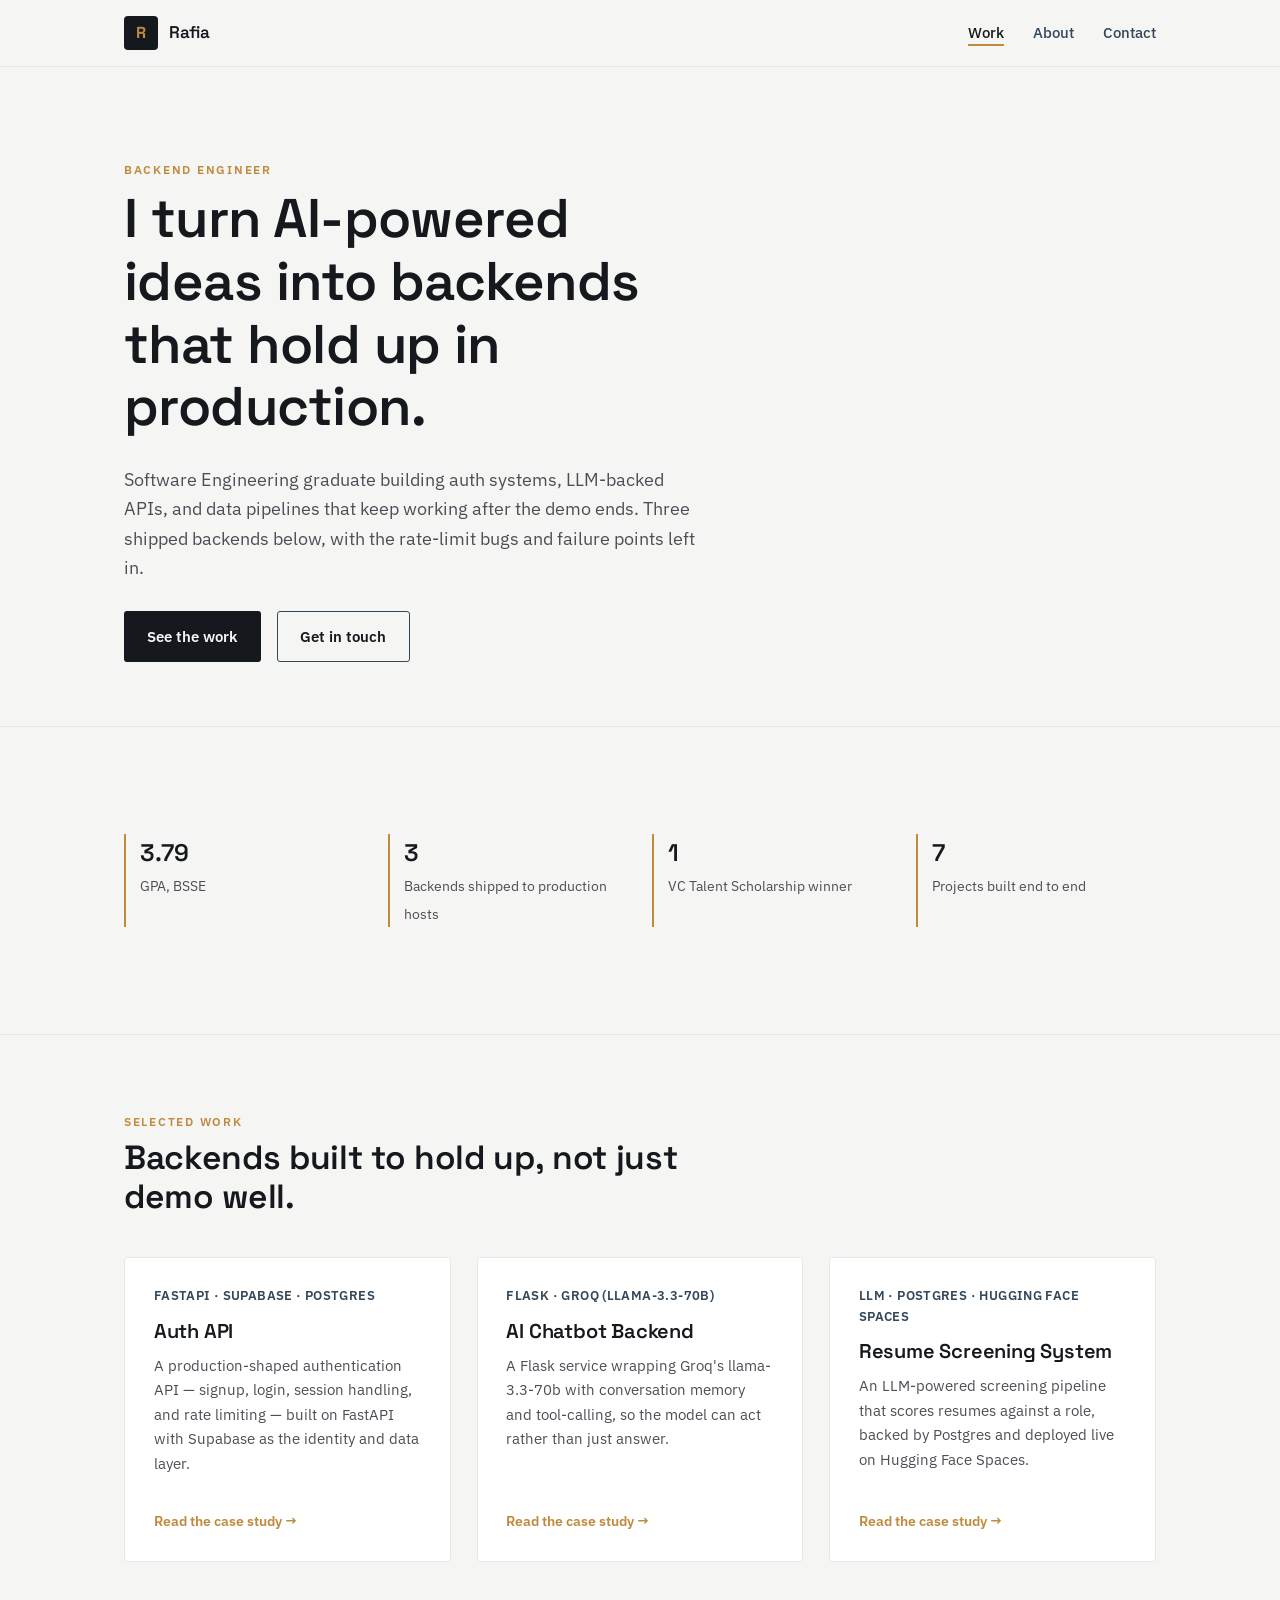
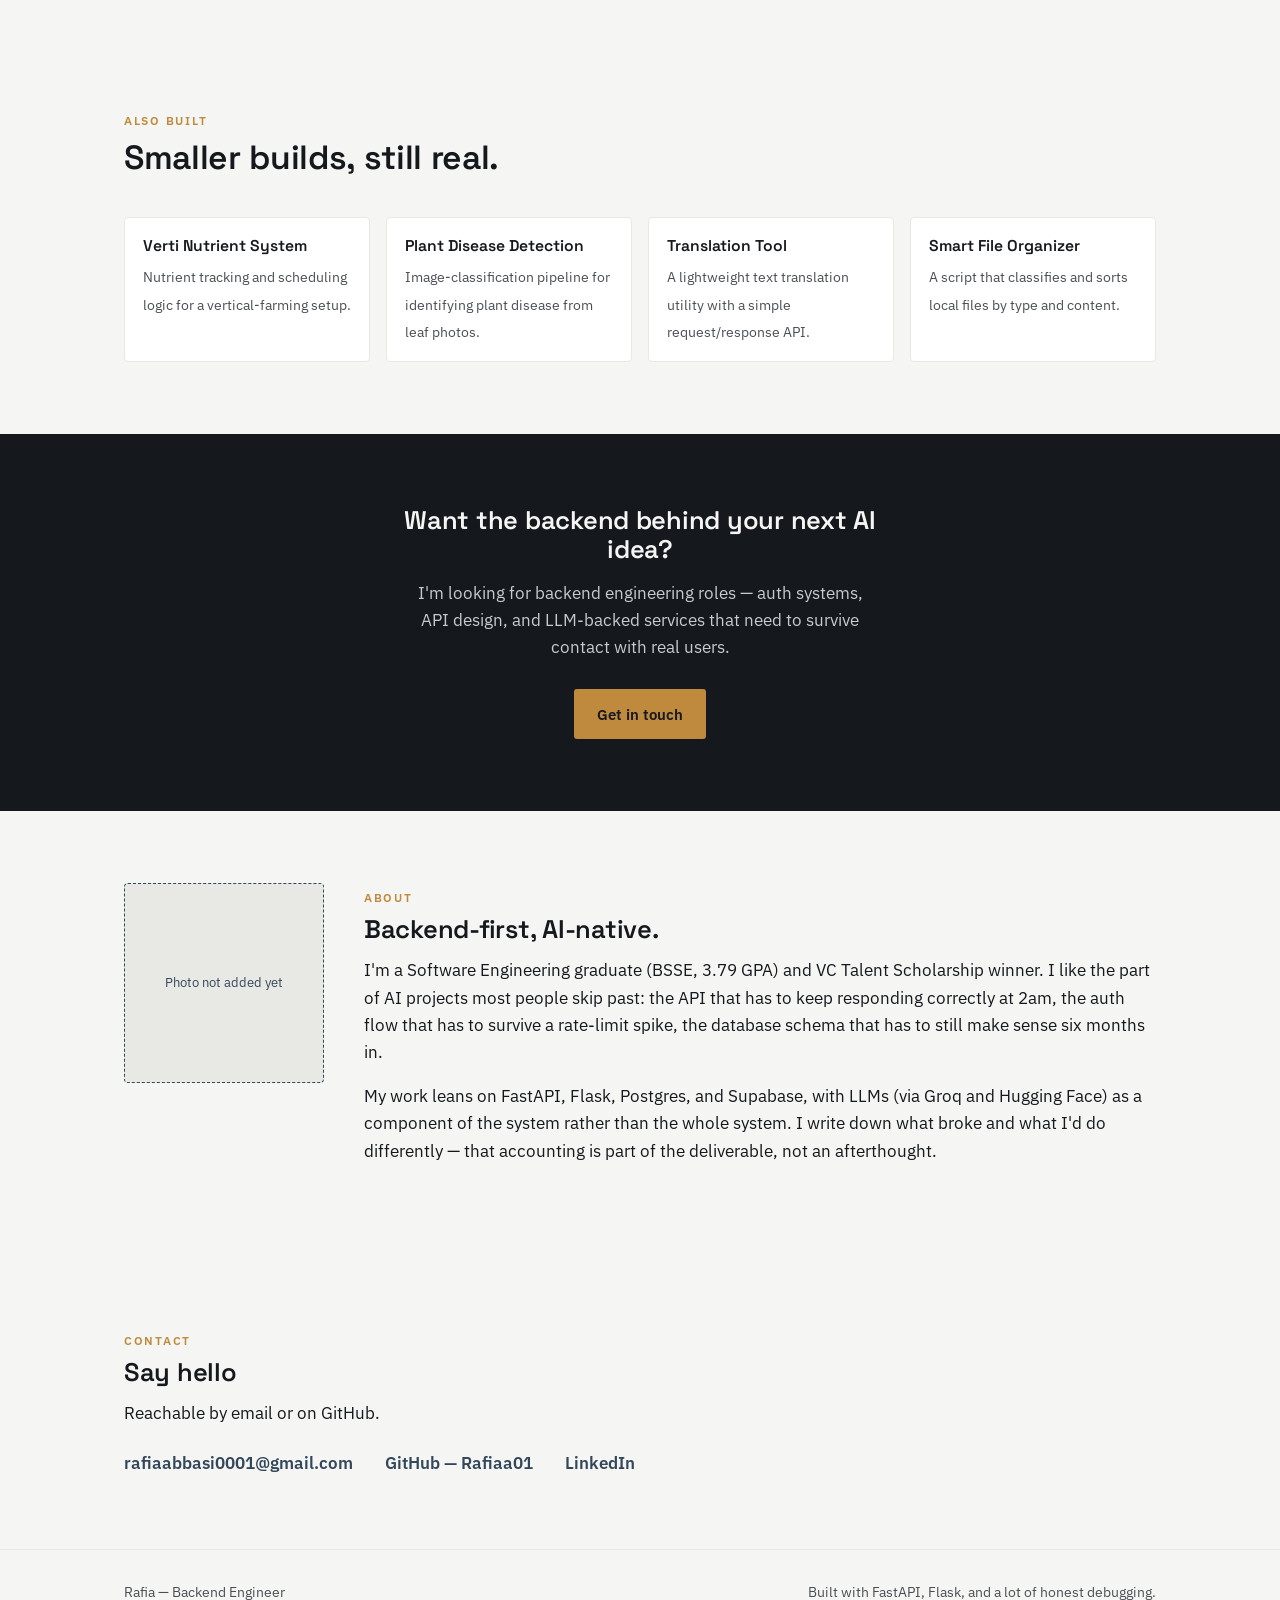
<file: index.html>
<!DOCTYPE html>
<html lang="en">
<head>
<meta charset="UTF-8">
<meta name="viewport" content="width=device-width, initial-scale=1.0">

<title>Rafia — Backend Engineer</title>
<meta name="description" content="Rafia turns AI-powered ideas into backends that hold up in production. FastAPI, Flask, Postgres, and applied LLM tooling.">
<link rel="canonical" href="https://rafiaa01.github.io/emptypagelive/">

<!-- Favicon -->
<link rel="icon" type="image/svg+xml" href="favicon.svg">

<!-- Open Graph / social share preview -->
<meta property="og:type" content="website">
<meta property="og:site_name" content="Rafia — Backend Engineer">
<meta property="og:url" content="https://rafiaa01.github.io/emptypagelive/">
<meta property="og:title" content="Rafia — Backend Engineer">
<meta property="og:description" content="I turn AI-powered ideas into backends that hold up in production. FastAPI, Flask, Postgres, and applied LLM tooling.">
<meta property="og:image" content="https://rafiaa01.github.io/emptypagelive/share-preview.png">
<meta property="og:image:width" content="1200">
<meta property="og:image:height" content="630">

<!-- Twitter Card -->
<meta name="twitter:card" content="summary_large_image">
<meta name="twitter:title" content="Rafia — Backend Engineer">
<meta name="twitter:description" content="I turn AI-powered ideas into backends that hold up in production. FastAPI, Flask, Postgres, and applied LLM tooling.">
<meta name="twitter:image" content="https://rafiaa01.github.io/emptypagelive/share-preview.png">

<link rel="preconnect" href="https://fonts.googleapis.com">
<link href="https://fonts.googleapis.com/css2?family=Space+Grotesk:wght@500;600;700&family=IBM+Plex+Sans:wght@400;500;600&display=swap" rel="stylesheet">
<link rel="stylesheet" href="style.css">
</head>
<body>

<header class="site-header">
  <div class="wrap">
    <a class="brand" href="index.html">
      <span class="monogram">R</span>
      Rafia
    </a>
    <nav class="primary-nav">
      <ul>
        <li><a href="index.html#work" class="current">Work</a></li>
        <li><a href="index.html#about">About</a></li>
        <li><a href="index.html#contact">Contact</a></li>
      </ul>
    </nav>
  </div>
</header>

<section class="hero">
  <div class="wrap">
    <span class="eyebrow">Backend Engineer</span>
    <h1>I turn AI-powered ideas into backends that hold up in production.</h1>
    <p class="lede">Software Engineering graduate building auth systems, LLM-backed APIs, and data pipelines that keep working after the demo ends. Three shipped backends below, with the rate-limit bugs and failure points left in.</p>
    <div class="hero-actions">
      <a class="btn btn-primary" href="index.html#work">See the work</a>
      <a class="btn btn-secondary" href="index.html#contact">Get in touch</a>
    </div>
  </div>
</section>

<section class="proof-strip">
  <div class="wrap">
    <div class="proof-item">
      <span class="num">3.79</span>
      <span class="label">GPA, BSSE</span>
    </div>
    <div class="proof-item">
      <span class="num">3</span>
      <span class="label">Backends shipped to production hosts</span>
    </div>
    <div class="proof-item">
      <span class="num">1</span>
      <span class="label">VC Talent Scholarship winner</span>
    </div>
    <div class="proof-item">
      <span class="num">7</span>
      <span class="label">Projects built end to end</span>
    </div>
  </div>
</section>

<section id="work">
  <div class="wrap">
    <div class="section-head">
      <span class="eyebrow">Selected work</span>
      <h2>Backends built to hold up, not just demo well.</h2>
    </div>

    <div class="case-grid">
      <a class="case-card" href="case-auth-api.html">
        <span class="stack">FASTAPI · SUPABASE · POSTGRES</span>
        <h3>Auth API</h3>
        <p>A production-shaped authentication API — signup, login, session handling, and rate limiting — built on FastAPI with Supabase as the identity and data layer.</p>
        <span class="open-link">Read the case study →</span>
      </a>

      <a class="case-card" href="case-chatbot.html">
        <span class="stack">FLASK · GROQ (LLAMA-3.3-70B)</span>
        <h3>AI Chatbot Backend</h3>
        <p>A Flask service wrapping Groq's llama-3.3-70b with conversation memory and tool-calling, so the model can act rather than just answer.</p>
        <span class="open-link">Read the case study →</span>
      </a>

      <a class="case-card" href="case-resume-screening.html">
        <span class="stack">LLM · POSTGRES · HUGGING FACE SPACES</span>
        <h3>Resume Screening System</h3>
        <p>An LLM-powered screening pipeline that scores resumes against a role, backed by Postgres and deployed live on Hugging Face Spaces.</p>
        <span class="open-link">Read the case study →</span>
      </a>
    </div>
  </div>
</section>

<section class="also-built">
  <div class="wrap">
    <div class="section-head">
      <span class="eyebrow">Also built</span>
      <h2>Smaller builds, still real.</h2>
    </div>
    <ul>
      <li>
        <span class="name">Verti Nutrient System</span>
        <span class="desc">Nutrient tracking and scheduling logic for a vertical-farming setup.</span>
      </li>
      <li>
        <span class="name">Plant Disease Detection</span>
        <span class="desc">Image-classification pipeline for identifying plant disease from leaf photos.</span>
      </li>
      <li>
        <span class="name">Translation Tool</span>
        <span class="desc">A lightweight text translation utility with a simple request/response API.</span>
      </li>
      <li>
        <span class="name">Smart File Organizer</span>
        <span class="desc">A script that classifies and sorts local files by type and content.</span>
      </li>
    </ul>
  </div>
</section>

<section class="cta-band">
  <div class="wrap">
    <h2>Want the backend behind your next AI idea?</h2>
    <p>I'm looking for backend engineering roles — auth systems, API design, and LLM-backed services that need to survive contact with real users.</p>
    <a class="btn btn-primary" href="index.html#contact">Get in touch</a>
  </div>
</section>

<section id="about">
  <div class="wrap about-grid">
    <div class="about-photo">
      Photo not added yet
    </div>
    <div>
      <span class="eyebrow">About</span>
      <h2>Backend-first, AI-native.</h2>
      <p>I'm a Software Engineering graduate (BSSE, 3.79 GPA) and VC Talent Scholarship winner. I like the part of AI projects most people skip past: the API that has to keep responding correctly at 2am, the auth flow that has to survive a rate-limit spike, the database schema that has to still make sense six months in.</p>
      <p>My work leans on FastAPI, Flask, Postgres, and Supabase, with LLMs (via Groq and Hugging Face) as a component of the system rather than the whole system. I write down what broke and what I'd do differently — that accounting is part of the deliverable, not an afterthought.</p>
    </div>
  </div>
</section>

<section id="contact">
  <div class="wrap">
    <span class="eyebrow">Contact</span>
    <h2>Say hello</h2>
    <p class="lede" style="margin-bottom:1.4rem;">Reachable by email or on GitHub.</p>
    <ul class="contact-list">
      <li><a href="mailto:your-email@example.com">rafiaabbasi0001@gmail.com</a></li>
      <li><a href="https://github.com/Rafiaa01" target="_blank" rel="noopener">GitHub — Rafiaa01</a></li>
       <li><a href="https://www.linkedin.com/in/rafia-jahangir-abbasi" target="_blank" rel="noopener"> LinkedIn</a></li>
    </ul>
  </div>
</section>

<footer class="site-footer">
  <div class="wrap">
    <span>Rafia — Backend Engineer</span>
    <span>Built with FastAPI, Flask, and a lot of honest debugging.</span>
  </div>
</footer>

</body>
</html>
</file>
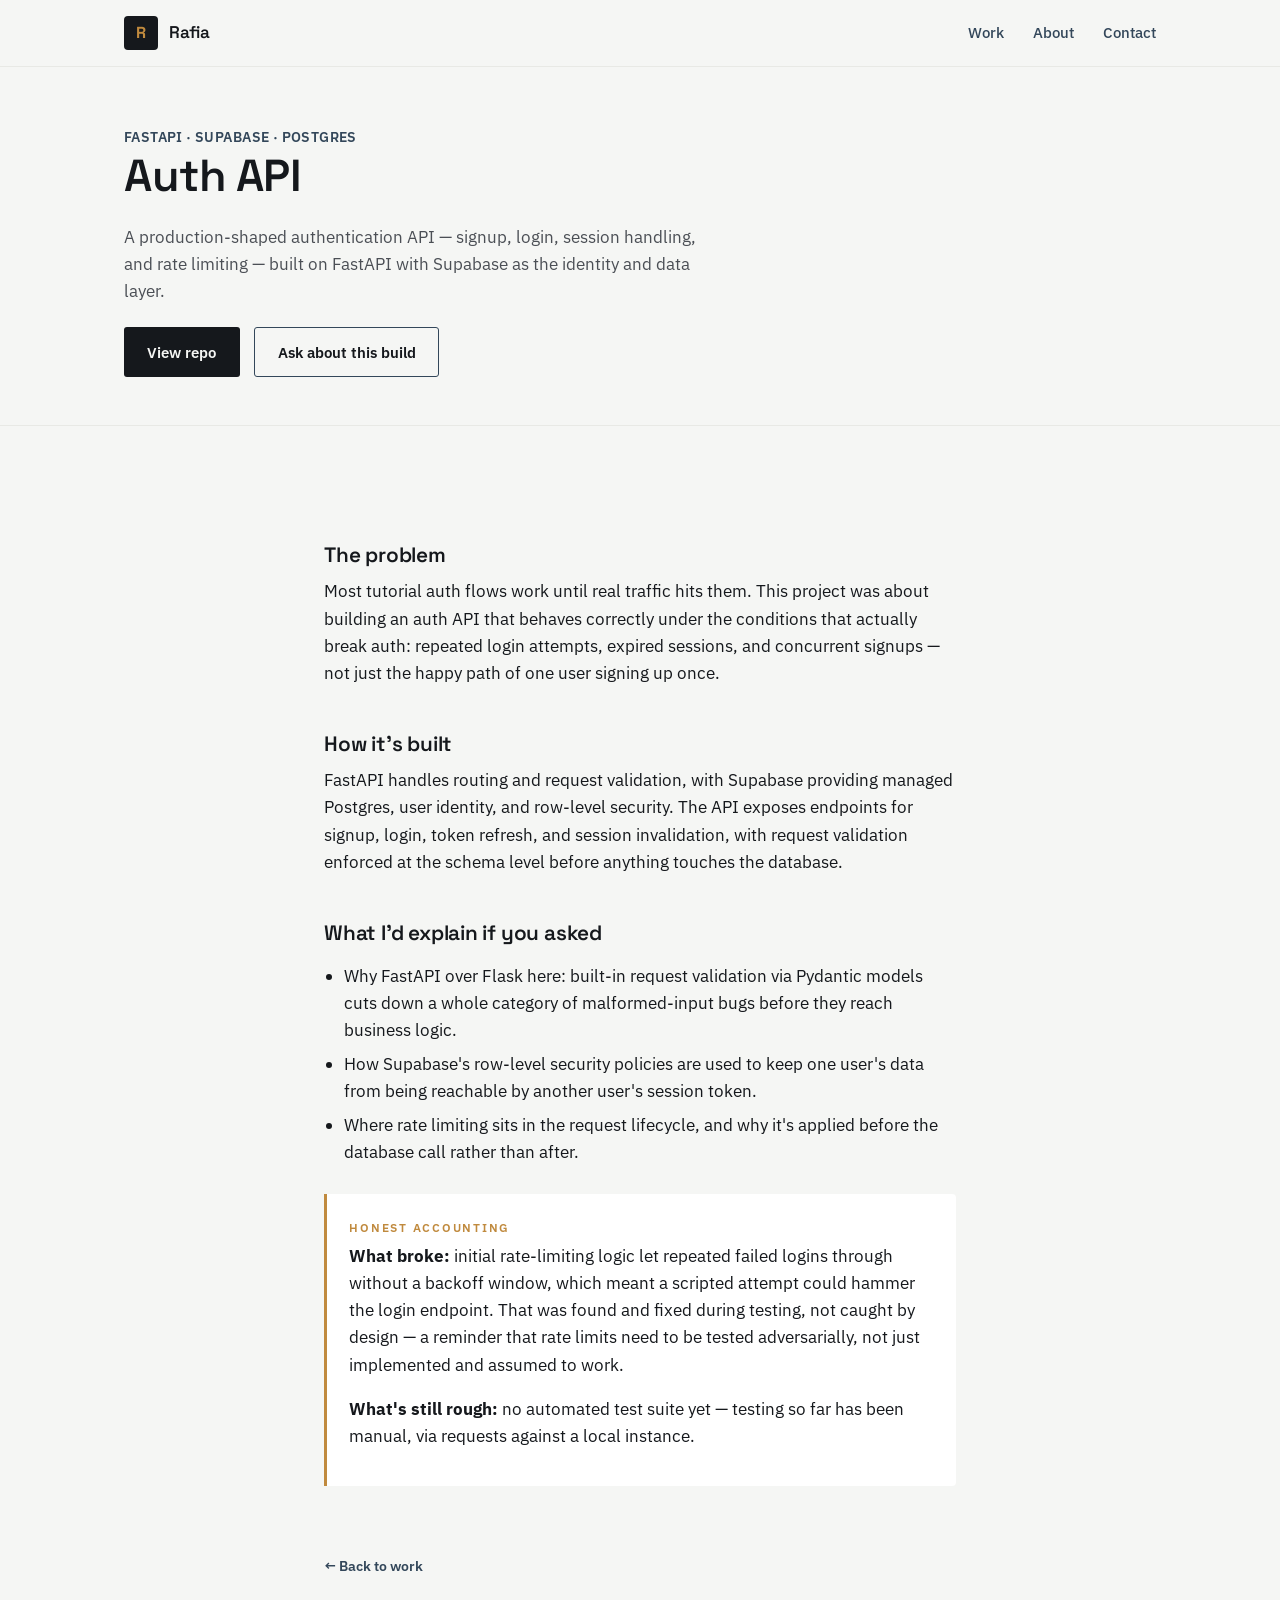
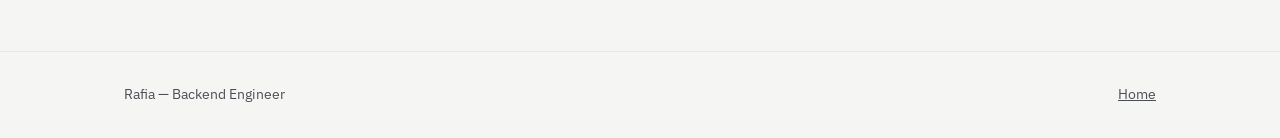
<file: case-auth-api.html>
<!DOCTYPE html>
<html lang="en">
<head>
<meta charset="UTF-8">
<meta name="viewport" content="width=device-width, initial-scale=1.0">
<title>Auth API — Rafia</title>
<link href="https://fonts.googleapis.com/css2?family=Space+Grotesk:wght@500;600;700&family=IBM+Plex+Sans:wght@400;500;600&display=swap" rel="stylesheet">
<link rel="stylesheet" href="style.css">
</head>
<body>

<header class="site-header">
  <div class="wrap">
    <a class="brand" href="index.html"><span class="monogram">R</span> Rafia</a>
    <nav class="primary-nav">
      <ul>
        <li><a href="index.html#work">Work</a></li>
        <li><a href="index.html#about">About</a></li>
        <li><a href="index.html#contact">Contact</a></li>
      </ul>
    </nav>
  </div>
</header>

<section class="case-hero">
  <div class="wrap">
    <span class="stack">FASTAPI · SUPABASE · POSTGRES</span>
    <h1>Auth API</h1>
    <p class="lede">A production-shaped authentication API — signup, login, session handling, and rate limiting — built on FastAPI with Supabase as the identity and data layer.</p>
    <div class="case-links">
      <!-- TODO(Rafia): confirm this is the right repo before publishing -->
      <a class="btn btn-primary" href="https://github.com/Rafiaa01/supabase" target="_blank" rel="noopener">View repo</a>
      <a class="btn btn-secondary" href="index.html#contact">Ask about this build</a>
    </div>
  </div>
</section>

<section>
  <div class="wrap case-body">
    <h2>The problem</h2>
    <p>Most tutorial auth flows work until real traffic hits them. This project was about building an auth API that behaves correctly under the conditions that actually break auth: repeated login attempts, expired sessions, and concurrent signups — not just the happy path of one user signing up once.</p>

    <h2>How it's built</h2>
    <p>FastAPI handles routing and request validation, with Supabase providing managed Postgres, user identity, and row-level security. The API exposes endpoints for signup, login, token refresh, and session invalidation, with request validation enforced at the schema level before anything touches the database.</p>

    <h2>What I'd explain if you asked</h2>
    <ul>
      <li>Why FastAPI over Flask here: built-in request validation via Pydantic models cuts down a whole category of malformed-input bugs before they reach business logic.</li>
      <li>How Supabase's row-level security policies are used to keep one user's data from being reachable by another user's session token.</li>
      <li>Where rate limiting sits in the request lifecycle, and why it's applied before the database call rather than after.</li>
    </ul>

    <div class="honest-box">
      <span class="eyebrow">Honest accounting</span>
      <p><strong>What broke:</strong> initial rate-limiting logic let repeated failed logins through without a backoff window, which meant a scripted attempt could hammer the login endpoint. That was found and fixed during testing, not caught by design — a reminder that rate limits need to be tested adversarially, not just implemented and assumed to work.</p>
      <p><strong>What's still rough:</strong> no automated test suite yet — testing so far has been manual, via requests against a local instance.</p>
    </div>

    <a class="back-link" href="index.html#work">← Back to work</a>
  </div>
</section>

<footer class="site-footer">
  <div class="wrap">
    <span>Rafia — Backend Engineer</span>
    <span><a href="index.html">Home</a></span>
  </div>
</footer>

</body>
</html>
</file>
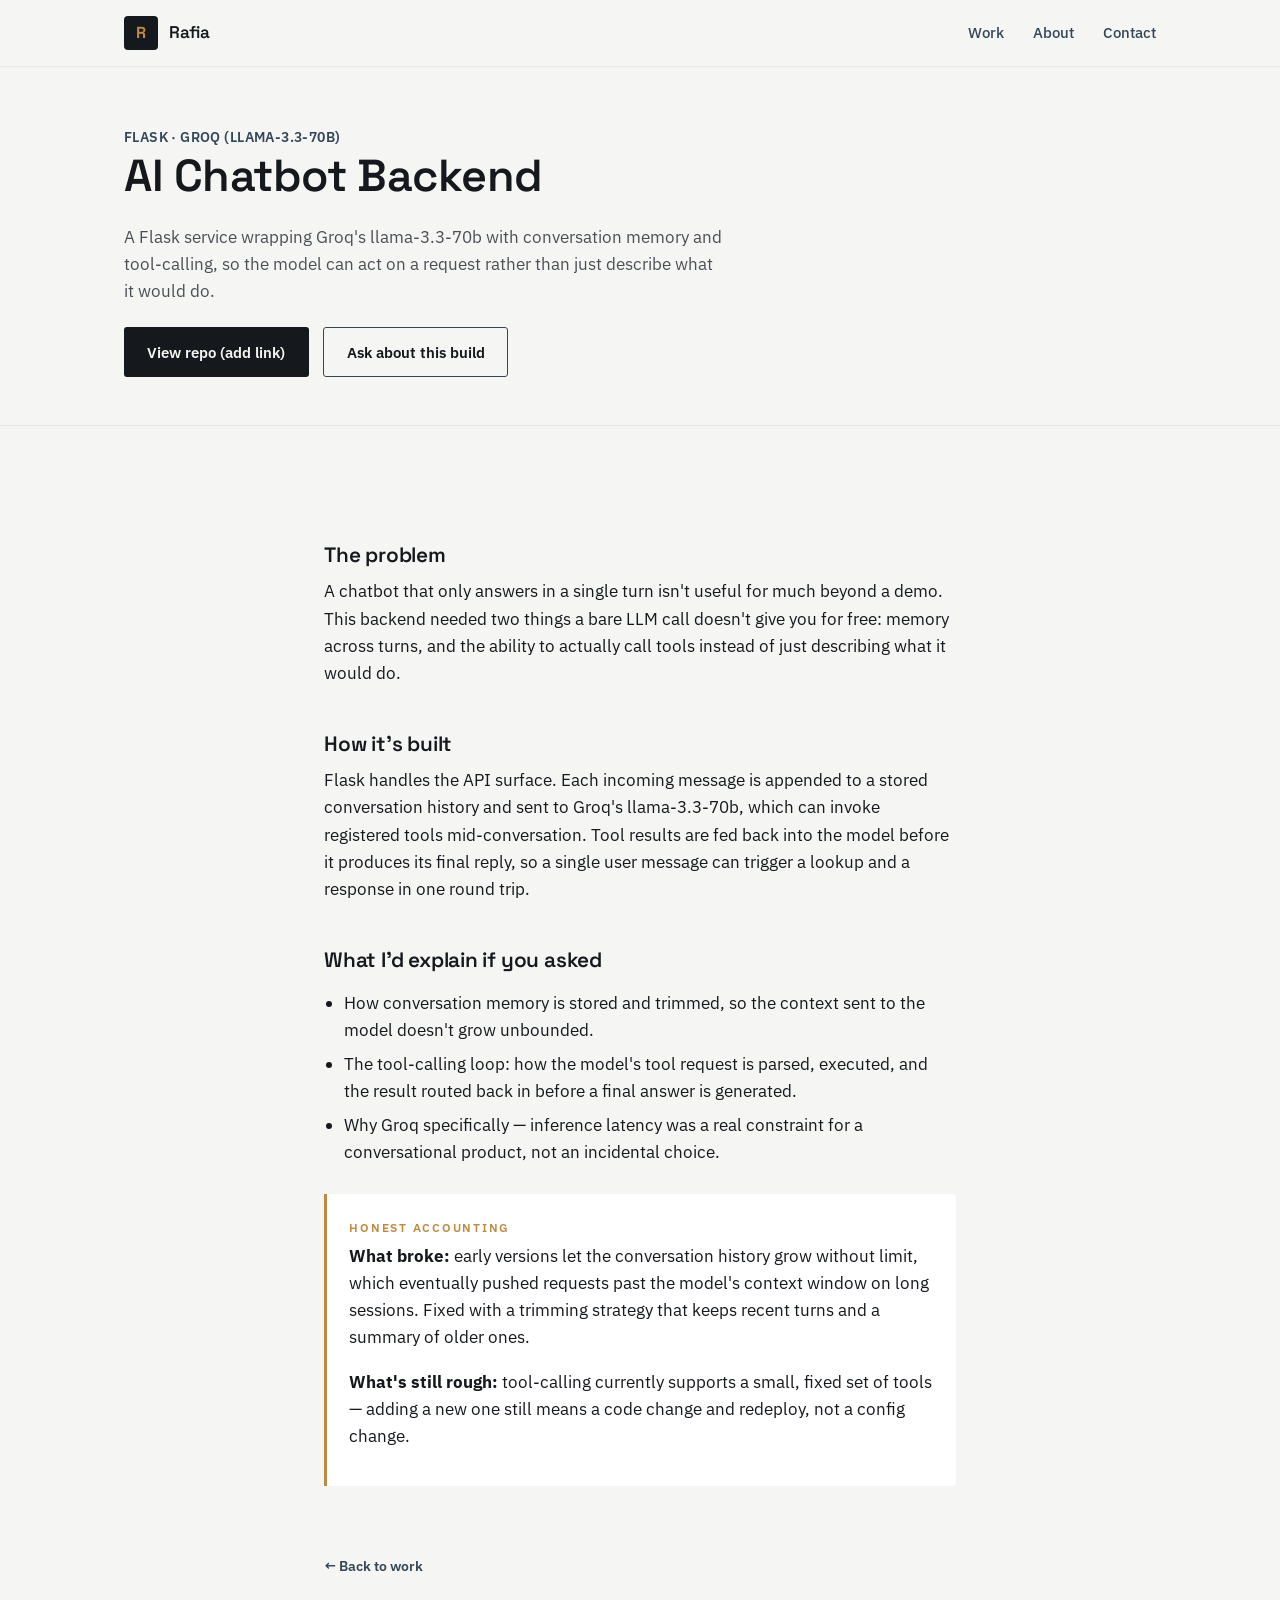
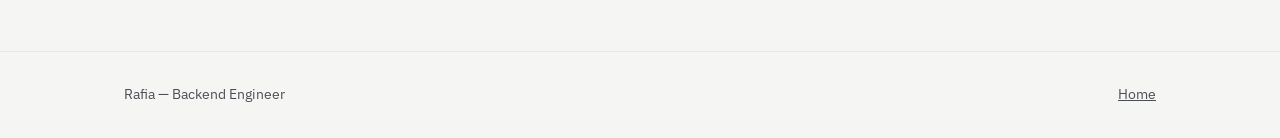
<file: case-chatbot.html>
<!DOCTYPE html>
<html lang="en">
<head>
<meta charset="UTF-8">
<meta name="viewport" content="width=device-width, initial-scale=1.0">
<title>AI Chatbot Backend — Rafia</title>
<link href="https://fonts.googleapis.com/css2?family=Space+Grotesk:wght@500;600;700&family=IBM+Plex+Sans:wght@400;500;600&display=swap" rel="stylesheet">
<link rel="stylesheet" href="style.css">
</head>
<body>

<header class="site-header">
  <div class="wrap">
    <a class="brand" href="index.html"><span class="monogram">R</span> Rafia</a>
    <nav class="primary-nav">
      <ul>
        <li><a href="index.html#work">Work</a></li>
        <li><a href="index.html#about">About</a></li>
        <li><a href="index.html#contact">Contact</a></li>
      </ul>
    </nav>
  </div>
</header>

<section class="case-hero">
  <div class="wrap">
    <span class="stack">FLASK · GROQ (LLAMA-3.3-70B)</span>
    <h1>AI Chatbot Backend</h1>
    <p class="lede">A Flask service wrapping Groq's llama-3.3-70b with conversation memory and tool-calling, so the model can act on a request rather than just describe what it would do.</p>
    <div class="case-links">
      <!-- TODO(Rafia): add correct repo link -->
      <a class="btn btn-primary" href="#" target="_blank" rel="noopener">View repo (add link)</a>
      <a class="btn btn-secondary" href="index.html#contact">Ask about this build</a>
    </div>
  </div>
</section>

<section>
  <div class="wrap case-body">
    <h2>The problem</h2>
    <p>A chatbot that only answers in a single turn isn't useful for much beyond a demo. This backend needed two things a bare LLM call doesn't give you for free: memory across turns, and the ability to actually call tools instead of just describing what it would do.</p>

    <h2>How it's built</h2>
    <p>Flask handles the API surface. Each incoming message is appended to a stored conversation history and sent to Groq's llama-3.3-70b, which can invoke registered tools mid-conversation. Tool results are fed back into the model before it produces its final reply, so a single user message can trigger a lookup and a response in one round trip.</p>

    <h2>What I'd explain if you asked</h2>
    <ul>
      <li>How conversation memory is stored and trimmed, so the context sent to the model doesn't grow unbounded.</li>
      <li>The tool-calling loop: how the model's tool request is parsed, executed, and the result routed back in before a final answer is generated.</li>
      <li>Why Groq specifically — inference latency was a real constraint for a conversational product, not an incidental choice.</li>
    </ul>

    <div class="honest-box">
      <span class="eyebrow">Honest accounting</span>
      <p><strong>What broke:</strong> early versions let the conversation history grow without limit, which eventually pushed requests past the model's context window on long sessions. Fixed with a trimming strategy that keeps recent turns and a summary of older ones.</p>
      <p><strong>What's still rough:</strong> tool-calling currently supports a small, fixed set of tools — adding a new one still means a code change and redeploy, not a config change.</p>
    </div>

    <a class="back-link" href="index.html#work">← Back to work</a>
  </div>
</section>

<footer class="site-footer">
  <div class="wrap">
    <span>Rafia — Backend Engineer</span>
    <span><a href="index.html">Home</a></span>
  </div>
</footer>

</body>
</html>
</file>
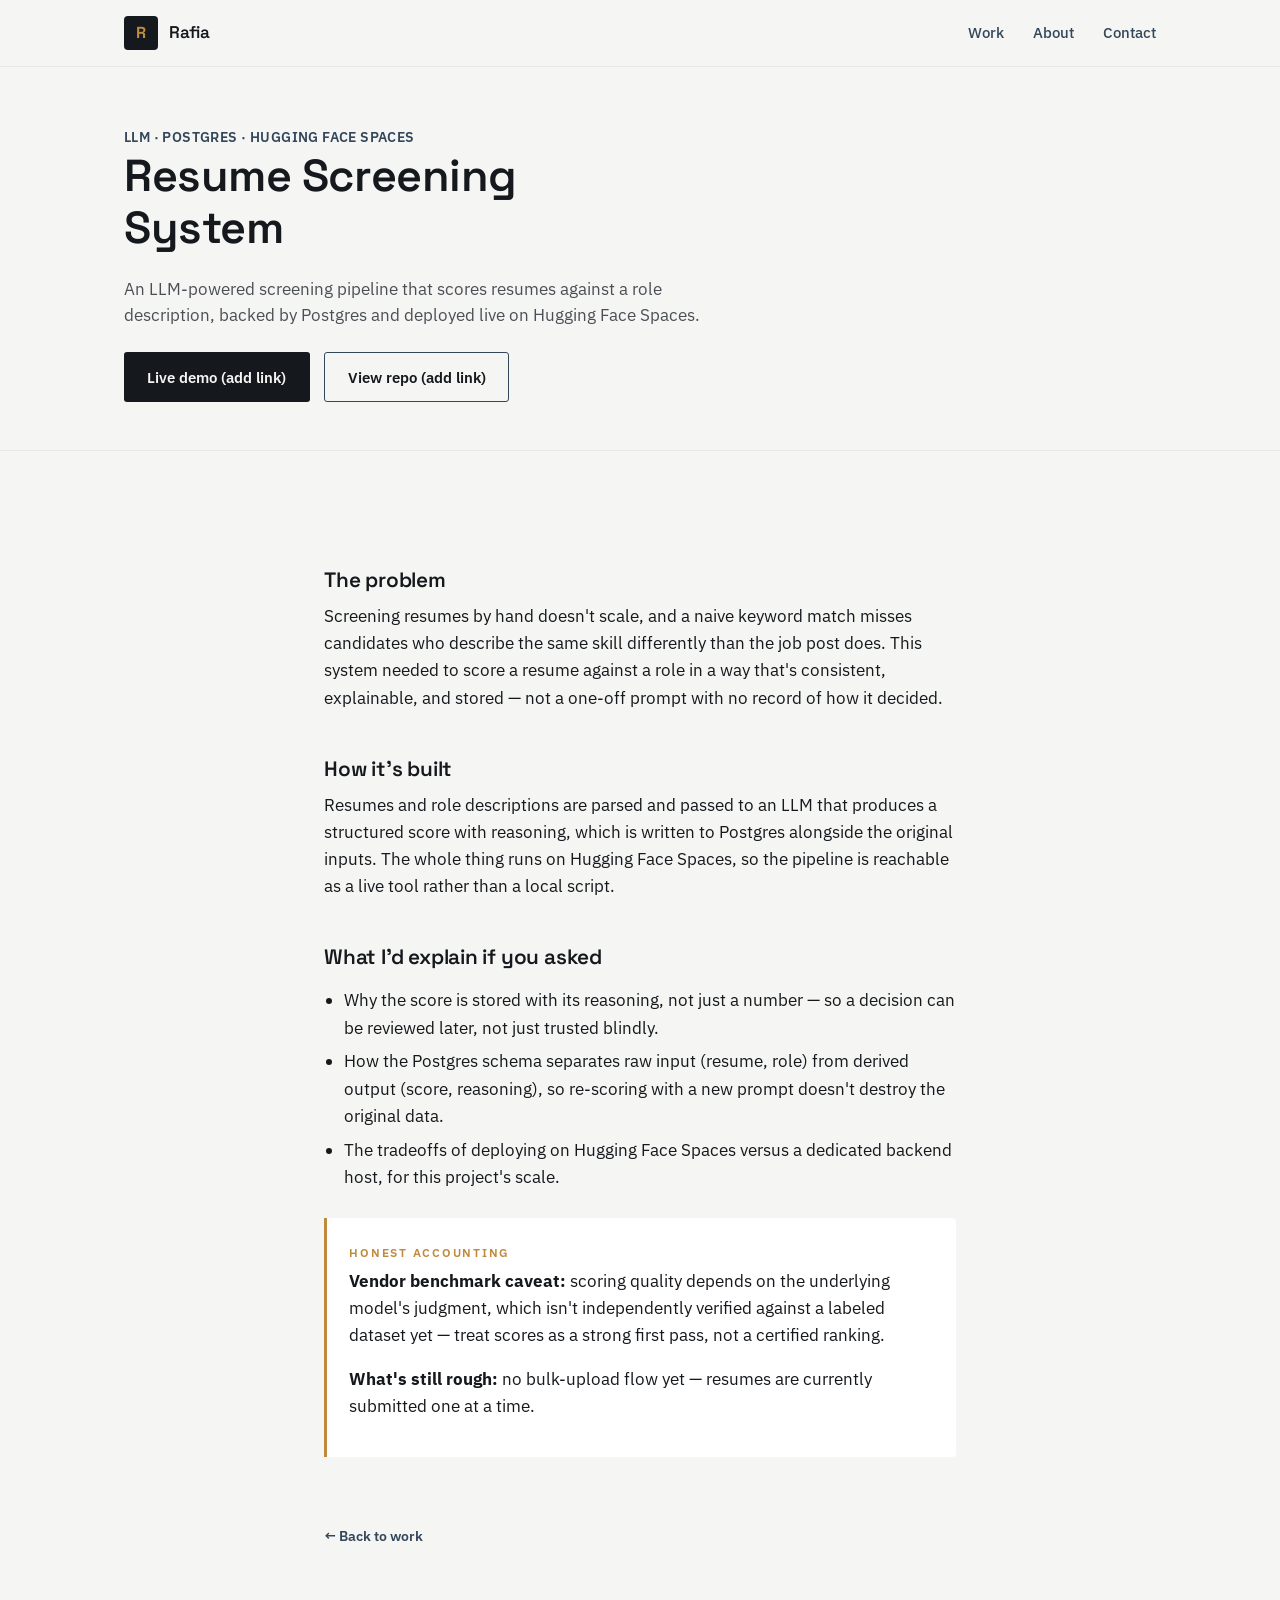
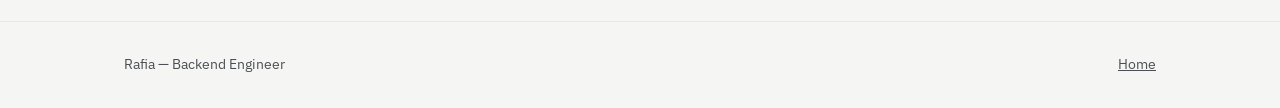
<file: case-resume-screening.html>
<!DOCTYPE html>
<html lang="en">
<head>
<meta charset="UTF-8">
<meta name="viewport" content="width=device-width, initial-scale=1.0">
<title>Resume Screening System — Rafia</title>
<link href="https://fonts.googleapis.com/css2?family=Space+Grotesk:wght@500;600;700&family=IBM+Plex+Sans:wght@400;500;600&display=swap" rel="stylesheet">
<link rel="stylesheet" href="style.css">
</head>
<body>

<header class="site-header">
  <div class="wrap">
    <a class="brand" href="index.html"><span class="monogram">R</span> Rafia</a>
    <nav class="primary-nav">
      <ul>
        <li><a href="index.html#work">Work</a></li>
        <li><a href="index.html#about">About</a></li>
        <li><a href="index.html#contact">Contact</a></li>
      </ul>
    </nav>
  </div>
</header>

<section class="case-hero">
  <div class="wrap">
    <span class="stack">LLM · POSTGRES · HUGGING FACE SPACES</span>
    <h1>Resume Screening System</h1>
    <p class="lede">An LLM-powered screening pipeline that scores resumes against a role description, backed by Postgres and deployed live on Hugging Face Spaces.</p>
    <div class="case-links">
      <!-- TODO(Rafia): add live Hugging Face Space link once ready -->
      <a class="btn btn-primary" href="#" target="_blank" rel="noopener">Live demo (add link)</a>
      <!-- TODO(Rafia): add correct repo link -->
      <a class="btn btn-secondary" href="#" target="_blank" rel="noopener">View repo (add link)</a>
    </div>
  </div>
</section>

<section>
  <div class="wrap case-body">
    <h2>The problem</h2>
    <p>Screening resumes by hand doesn't scale, and a naive keyword match misses candidates who describe the same skill differently than the job post does. This system needed to score a resume against a role in a way that's consistent, explainable, and stored — not a one-off prompt with no record of how it decided.</p>

    <h2>How it's built</h2>
    <p>Resumes and role descriptions are parsed and passed to an LLM that produces a structured score with reasoning, which is written to Postgres alongside the original inputs. The whole thing runs on Hugging Face Spaces, so the pipeline is reachable as a live tool rather than a local script.</p>

    <h2>What I'd explain if you asked</h2>
    <ul>
      <li>Why the score is stored with its reasoning, not just a number — so a decision can be reviewed later, not just trusted blindly.</li>
      <li>How the Postgres schema separates raw input (resume, role) from derived output (score, reasoning), so re-scoring with a new prompt doesn't destroy the original data.</li>
      <li>The tradeoffs of deploying on Hugging Face Spaces versus a dedicated backend host, for this project's scale.</li>
    </ul>

    <div class="honest-box">
      <span class="eyebrow">Honest accounting</span>
      <p><strong>Vendor benchmark caveat:</strong> scoring quality depends on the underlying model's judgment, which isn't independently verified against a labeled dataset yet — treat scores as a strong first pass, not a certified ranking.</p>
      <p><strong>What's still rough:</strong> no bulk-upload flow yet — resumes are currently submitted one at a time.</p>
    </div>

    <a class="back-link" href="index.html#work">← Back to work</a>
  </div>
</section>

<footer class="site-footer">
  <div class="wrap">
    <span>Rafia — Backend Engineer</span>
    <span><a href="index.html">Home</a></span>
  </div>
</footer>

</body>
</html>
</file>
<file: style.css>
/* =========================================================
   Rafia — Portfolio stylesheet
   Brand kit: Space Grotesk (headings), IBM Plex Sans (body)
   Colors: Ink #15181C / Paper #F5F6F4 / Slate #33475A / Brass #C08A3E
   Mood: "unshowy precision" — quiet, technical, no decoration
   for decoration's sake.
   ========================================================= */

:root {
  --ink: #15181C;
  --paper: #F5F6F4;
  --slate: #33475A;
  --brass: #C08A3E;
  --paper-dim: #E8E9E5; /* derived: slightly darker paper for cards/dividers */
  --ink-soft: #4B4F55;  /* derived: ink at reduced contrast, for secondary text */

  --font-head: "Space Grotesk", sans-serif;
  --font-body: "IBM Plex Sans", sans-serif;

  --maxw: 1080px;
  --gap: clamp(1.5rem, 3vw, 3rem);
}

* { box-sizing: border-box; }

html {
  scroll-behavior: smooth;
}

body {
  margin: 0;
  background: var(--paper);
  color: var(--ink);
  font-family: var(--font-body);
  font-size: 17px;
  line-height: 1.6;
  -webkit-font-smoothing: antialiased;
}

img { max-width: 100%; display: block; }

a { color: inherit; }

.wrap {
  max-width: var(--maxw);
  margin: 0 auto;
  padding: 0 1.5rem;
}

h1, h2, h3, h4 {
  font-family: var(--font-head);
  font-weight: 600;
  line-height: 1.15;
  margin: 0 0 0.5em;
  letter-spacing: -0.01em;
}

p { margin: 0 0 1em; }

.eyebrow {
  font-family: var(--font-body);
  font-size: 0.78rem;
  font-weight: 600;
  letter-spacing: 0.14em;
  text-transform: uppercase;
  color: var(--brass);
  margin-bottom: 0.6em;
  display: inline-block;
}

/* ---------- Header / nav ---------- */

.site-header {
  position: sticky;
  top: 0;
  z-index: 20;
  background: rgba(245, 246, 244, 0.92);
  backdrop-filter: blur(6px);
  border-bottom: 1px solid var(--paper-dim);
}

.site-header .wrap {
  display: flex;
  align-items: center;
  justify-content: space-between;
  padding-top: 1rem;
  padding-bottom: 1rem;
}

.monogram {
  width: 34px;
  height: 34px;
  border-radius: 4px;
  background: var(--ink);
  color: var(--brass);
  display: flex;
  align-items: center;
  justify-content: center;
  font-family: var(--font-head);
  font-weight: 700;
  font-size: 1rem;
  flex-shrink: 0;
}

.brand {
  display: flex;
  align-items: center;
  gap: 0.7rem;
  text-decoration: none;
  font-family: var(--font-head);
  font-weight: 600;
  color: var(--ink);
}

nav.primary-nav ul {
  list-style: none;
  display: flex;
  gap: 1.8rem;
  margin: 0;
  padding: 0;
}

nav.primary-nav a {
  text-decoration: none;
  font-size: 0.95rem;
  font-weight: 500;
  color: var(--slate);
  border-bottom: 2px solid transparent;
  padding-bottom: 2px;
  transition: border-color 0.15s ease, color 0.15s ease;
}

nav.primary-nav a:hover,
nav.primary-nav a:focus-visible {
  color: var(--ink);
  border-color: var(--brass);
}

nav.primary-nav a.current {
  color: var(--ink);
  border-color: var(--brass);
}

/* ---------- Hero ---------- */

.hero {
  padding: 5.5rem 0 4rem;
  border-bottom: 1px solid var(--paper-dim);
}

.hero h1 {
  font-size: clamp(2.1rem, 4.6vw, 3.4rem);
  max-width: 15ch;
}

.hero .lede {
  font-size: 1.15rem;
  color: var(--ink-soft);
  max-width: 52ch;
  margin-bottom: 1.8rem;
}

.hero-actions {
  display: flex;
  gap: 1rem;
  flex-wrap: wrap;
}

.btn {
  display: inline-block;
  font-family: var(--font-body);
  font-weight: 600;
  font-size: 0.95rem;
  padding: 0.75rem 1.4rem;
  border-radius: 3px;
  text-decoration: none;
  border: 1px solid transparent;
  transition: transform 0.12s ease, background 0.15s ease, border-color 0.15s ease;
}

.btn:hover { transform: translateY(-1px); }

.btn-primary {
  background: var(--ink);
  color: var(--paper);
}
.btn-primary:hover { background: var(--brass); }

.btn-secondary {
  background: transparent;
  color: var(--ink);
  border-color: var(--slate);
}
.btn-secondary:hover { border-color: var(--brass); color: var(--brass); }

/* ---------- Proof strip ---------- */

.proof-strip {
  border-bottom: 1px solid var(--paper-dim);
  background: var(--paper);
}

.proof-strip .wrap {
  display: grid;
  grid-template-columns: repeat(auto-fit, minmax(180px, 1fr));
  gap: 1.5rem;
  padding-top: 2.2rem;
  padding-bottom: 2.2rem;
}

.proof-item {
  border-left: 2px solid var(--brass);
  padding-left: 0.9rem;
}

.proof-item .num {
  font-family: var(--font-head);
  font-size: 1.5rem;
  font-weight: 600;
  display: block;
}

.proof-item .label {
  font-size: 0.85rem;
  color: var(--ink-soft);
}

/* ---------- Section scaffolding ---------- */

section { padding: 4.5rem 0; }

.section-head {
  max-width: 60ch;
  margin-bottom: 2.5rem;
}

.section-head h2 {
  font-size: clamp(1.6rem, 3vw, 2.1rem);
}

/* ---------- Work cases ---------- */

.case-grid {
  display: grid;
  gap: 1.6rem;
  grid-template-columns: repeat(auto-fit, minmax(300px, 1fr));
}

.case-card {
  background: #fff;
  border: 1px solid var(--paper-dim);
  border-radius: 4px;
  padding: 1.8rem;
  text-decoration: none;
  color: var(--ink);
  display: flex;
  flex-direction: column;
  transition: border-color 0.15s ease, transform 0.15s ease;
}

.case-card:hover,
.case-card:focus-visible {
  border-color: var(--brass);
  transform: translateY(-2px);
}

.case-card .stack {
  font-size: 0.8rem;
  color: var(--slate);
  font-weight: 600;
  letter-spacing: 0.03em;
  margin-bottom: 0.8rem;
}

.case-card h3 {
  font-size: 1.25rem;
  margin-bottom: 0.5em;
}

.case-card p {
  color: var(--ink-soft);
  font-size: 0.96rem;
  flex-grow: 1;
}

.case-card .open-link {
  margin-top: 1.2rem;
  font-size: 0.88rem;
  font-weight: 600;
  color: var(--brass);
}

/* ---------- Also built strip ---------- */

.also-built ul {
  list-style: none;
  margin: 0;
  padding: 0;
  display: grid;
  grid-template-columns: repeat(auto-fit, minmax(220px, 1fr));
  gap: 1rem;
}

.also-built li {
  border: 1px solid var(--paper-dim);
  border-radius: 4px;
  padding: 1rem 1.1rem;
  background: #fff;
}

.also-built .name {
  font-family: var(--font-head);
  font-weight: 600;
  font-size: 0.98rem;
  display: block;
  margin-bottom: 0.25em;
}

.also-built .desc {
  font-size: 0.85rem;
  color: var(--ink-soft);
}

/* ---------- CTA band ---------- */

.cta-band {
  background: var(--ink);
  color: var(--paper);
  text-align: center;
}

.cta-band h2 {
  color: var(--paper);
  max-width: 30ch;
  margin: 0 auto 0.6em;
}

.cta-band p {
  color: #C7CBD1;
  max-width: 46ch;
  margin: 0 auto 1.6em;
}

.cta-band .btn-primary {
  background: var(--brass);
  color: var(--ink);
}
.cta-band .btn-primary:hover { background: #d4a05c; }

/* ---------- About ---------- */

.about-grid {
  display: grid;
  grid-template-columns: 200px 1fr;
  gap: 2.5rem;
  align-items: start;
}

.about-photo {
  width: 200px;
  height: 200px;
  border-radius: 4px;
  background: var(--paper-dim);
  display: flex;
  align-items: center;
  justify-content: center;
  color: var(--slate);
  font-size: 0.8rem;
  text-align: center;
  padding: 1rem;
  border: 1px dashed var(--slate);
}

.about-photo img {
  width: 100%;
  height: 100%;
  object-fit: cover;
  border-radius: 4px;
}

@media (max-width: 640px) {
  .about-grid { grid-template-columns: 1fr; }
  .about-photo { width: 140px; height: 140px; }
}

/* ---------- Contact ---------- */

.contact-list {
  list-style: none;
  padding: 0;
  margin: 0;
  display: flex;
  flex-wrap: wrap;
  gap: 1.2rem 2rem;
}

.contact-list a {
  text-decoration: none;
  font-weight: 600;
  color: var(--slate);
  border-bottom: 1px solid transparent;
}
.contact-list a:hover { color: var(--brass); border-color: var(--brass); }

/* ---------- Footer ---------- */

footer.site-footer {
  border-top: 1px solid var(--paper-dim);
  padding: 2rem 0;
}

footer.site-footer .wrap {
  display: flex;
  justify-content: space-between;
  flex-wrap: wrap;
  gap: 1rem;
  font-size: 0.85rem;
  color: var(--ink-soft);
}

/* ---------- Case study page ---------- */

.case-hero {
  padding: 3.5rem 0 3rem;
  border-bottom: 1px solid var(--paper-dim);
}

.case-hero .stack {
  font-size: 0.85rem;
  color: var(--slate);
  font-weight: 600;
  letter-spacing: 0.03em;
  margin-bottom: 0.6rem;
}

.case-hero h1 {
  font-size: clamp(1.9rem, 4vw, 2.8rem);
  max-width: 18ch;
}

.case-hero .lede {
  color: var(--ink-soft);
  max-width: 60ch;
  font-size: 1.05rem;
}

.case-links {
  display: flex;
  gap: 0.9rem;
  flex-wrap: wrap;
  margin-top: 1.4rem;
}

.case-body {
  max-width: 68ch;
}

.case-body h2 {
  font-size: 1.3rem;
  margin-top: 2.2em;
}

.case-body ul, .case-body ol {
  padding-left: 1.2em;
}

.case-body li { margin-bottom: 0.4em; }

.honest-box {
  background: #fff;
  border-left: 3px solid var(--brass);
  padding: 1.2rem 1.4rem;
  margin: 1.6em 0;
  border-radius: 0 4px 4px 0;
}

.honest-box .eyebrow { margin-bottom: 0.4em; }

.back-link {
  display: inline-block;
  margin-top: 2.5rem;
  font-size: 0.9rem;
  font-weight: 600;
  color: var(--slate);
  text-decoration: none;
}
.back-link:hover { color: var(--brass); }

/* ---------- Focus visibility ---------- */

a:focus-visible, button:focus-visible {
  outline: 2px solid var(--brass);
  outline-offset: 2px;
}

/* ---------- Reduced motion ---------- */

@media (prefers-reduced-motion: reduce) {
  html { scroll-behavior: auto; }
  .btn, .case-card { transition: none; }
}
</file>
